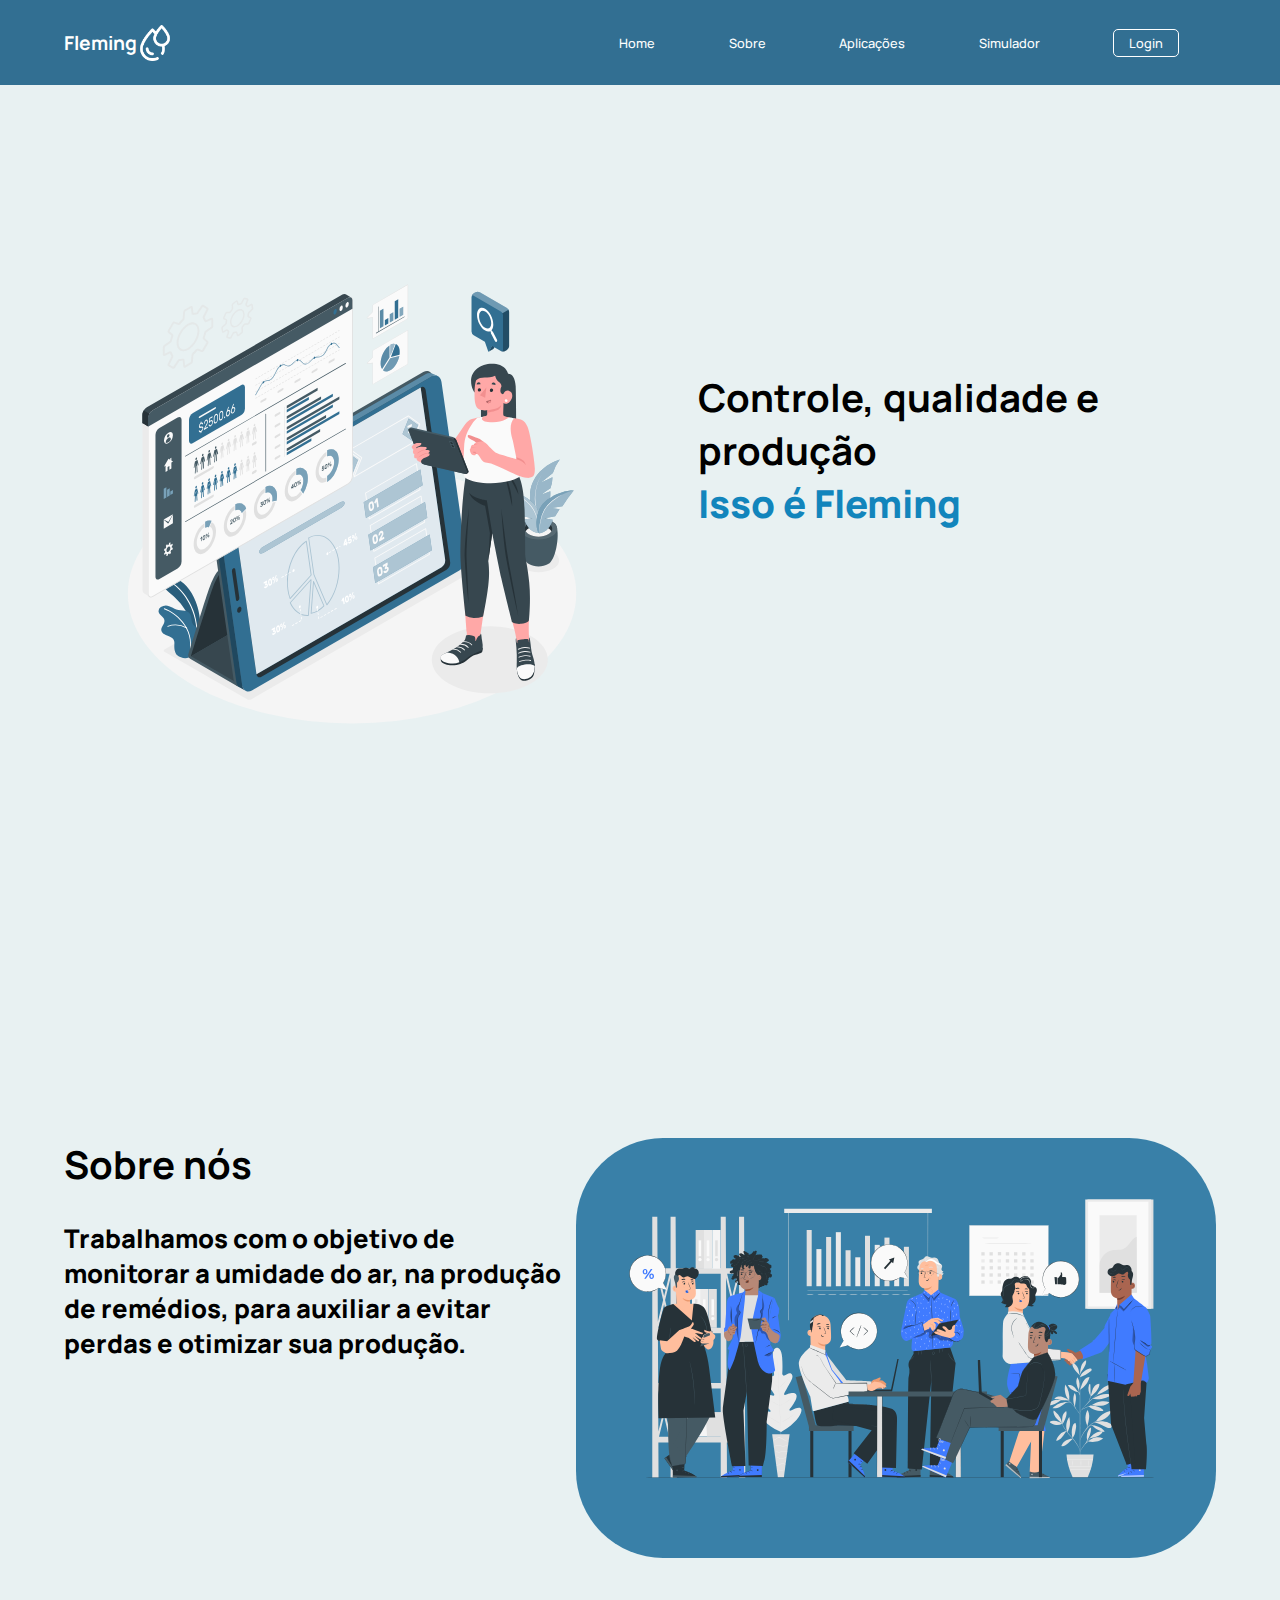
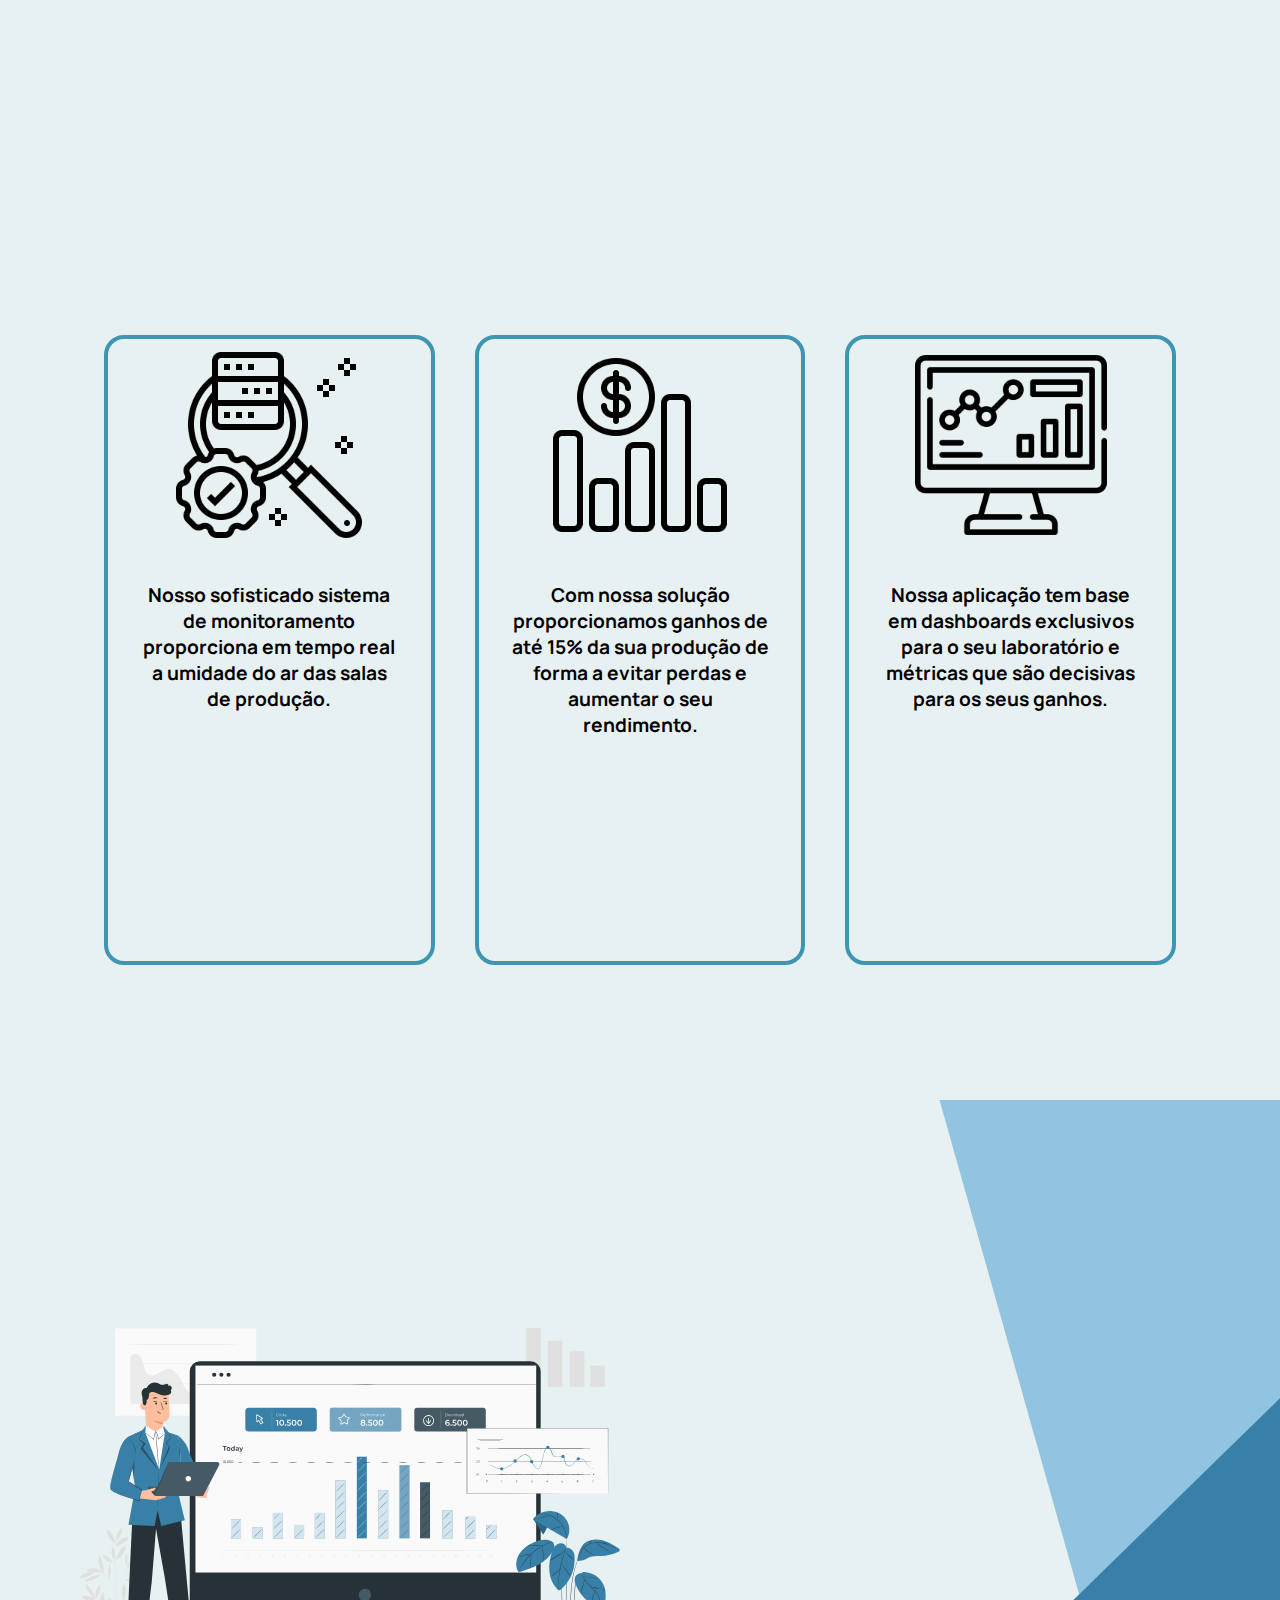
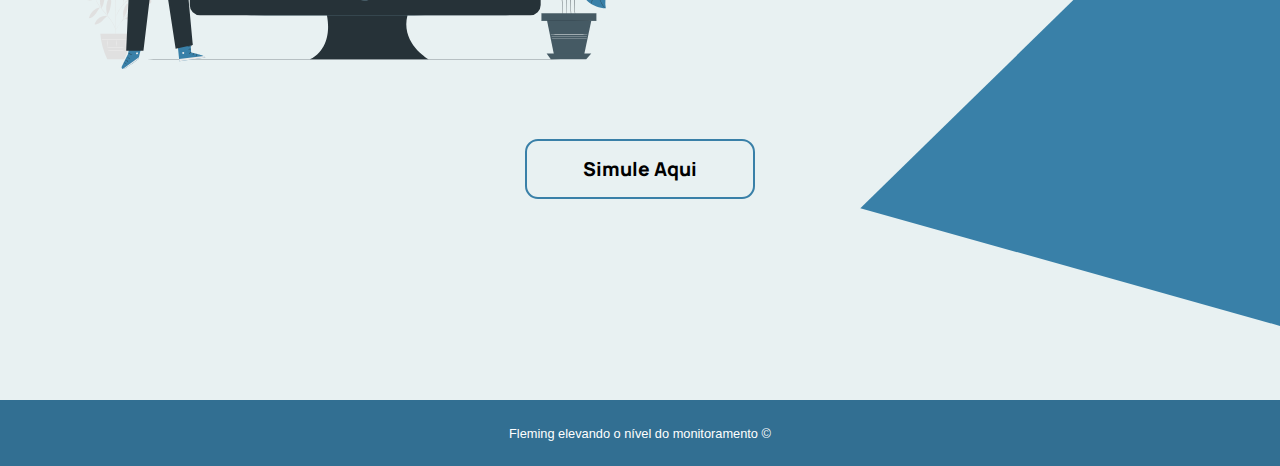
<file: index.html>
<!DOCTYPE html>
<html lang="pt-br">
  <head>
    <meta charset="UTF-8" />
    <meta http-equiv="X-UA-Compatible" content="IE=edge" />
    <meta name="viewport" content="width=device-width, initial-scale=1.0" />
    <link rel="stylesheet" href="css/style.css" />
    <link
      rel="shortcut icon"
      href="assets/Img_Icon_Logo.png"
      type="image/x-icon" />
    <title>Fleming</title>
  </head>
  <body>
    <!--NavBar-->
    <header>
      <nav class="container">
        <span class="span-logo"
          ><h1>Fleming</h1>
          <img
            class="img-logo-gota"
            src="assets/Img_Icon_Logo.png"
            alt="logoGotas"
        /></span>

        <ul class="navbar">
          <a href="#Home" class="efect2"><li>Home</li></a>
          <a href="#Sobre" class="efect2"><li>Sobre</li></a>
          <a href="#Aplicação" class="efect2"><li>Aplicações</li></a>
          <a href="#Simulador" class="efect2"><li>Simulador</li></a>
          <a href="login.html" class="efect"><li>Login</li></a>
        </ul>
      </nav>
    </header>
    <!--Home-->
    <section class="container section-container" id="Home">
      <div class="img-home">
        <img src="assets/Img_Home.svg" alt="ImagemHome" />
      </div>
      <div class="slogam-home">
        <h2>
          Controle, qualidade e produção
          <br /><span class="efect-fleming">Isso é Fleming</span>
        </h2>
      </div>
    </section>
    <!--Sobre-->
    <section class="container section-container" id="Sobre">
      <div class="container-sobre">
        <div class="container-sobre-nós">
          <h2>Sobre nós</h2>
          <p>
            Trabalhamos com o objetivo de monitorar a umidade do ar, na produção
            de remédios, para auxiliar a evitar perdas e otimizar sua produção.
          </p>
        </div>
        <div class="img-sobre">
          <img src="assets/Img_Sobre.svg" alt="ImagemRepresentativaEquipe" />
        </div>
      </div>
    </section>
    <!--Serviços-->
    <section class="container section-container" id="Aplicação">
      <!--Card1-->
      <div class="containerCard">
        <div class="card">
          <div class="imgCard">
            <img src="assets/img_card1.svg" alt="" />
          </div>
          <div class="content">
            <p>
              Nosso sofisticado sistema de monitoramento proporciona em tempo
              real a umidade do ar das salas de produção.
            </p>
          </div>
        </div>
        <!--Card2-->
        <div class="card">
          <div class="imgCard">
            <img src="assets/img_card2.svg" alt="" />
          </div>
          <div class="content">
            <p>
              Com nossa solução proporcionamos ganhos de até 15% da sua produção
              de forma a evitar perdas e aumentar o seu rendimento.
            </p>
          </div>
        </div>
        <!--Card3-->
        <div class="card">
          <div class="imgCard">
            <img src="assets/img_card3.svg" alt="" />
          </div>
          <div class="content">
            <p>
              Nossa aplicação tem base em dashboards exclusivos para o seu
              laboratório e métricas que são decisivas para os seus ganhos.
            </p>
          </div>
        </div>
      </div>
    </section>
    <!--Simulador-->
    <section class="section-container" id="Simulador">
      <div class="container">
        <div class="img-dash-board">
          <img src="assets/Img_DashBoard.svg" alt="ImagemDashBoard" />
        </div>
        <div class="container-dash-board">
          <div class="button-simule-aqui">
            <a href="simulador.html">Simule Aqui</a>
          </div>
        </div>
      </div>
    </section>
    <section class="footer">
      <div class="container">
        <span>Fleming elevando o nível do monitoramento &copy;</span>
      </div>
    </section>
  </body>
</html>
</file>
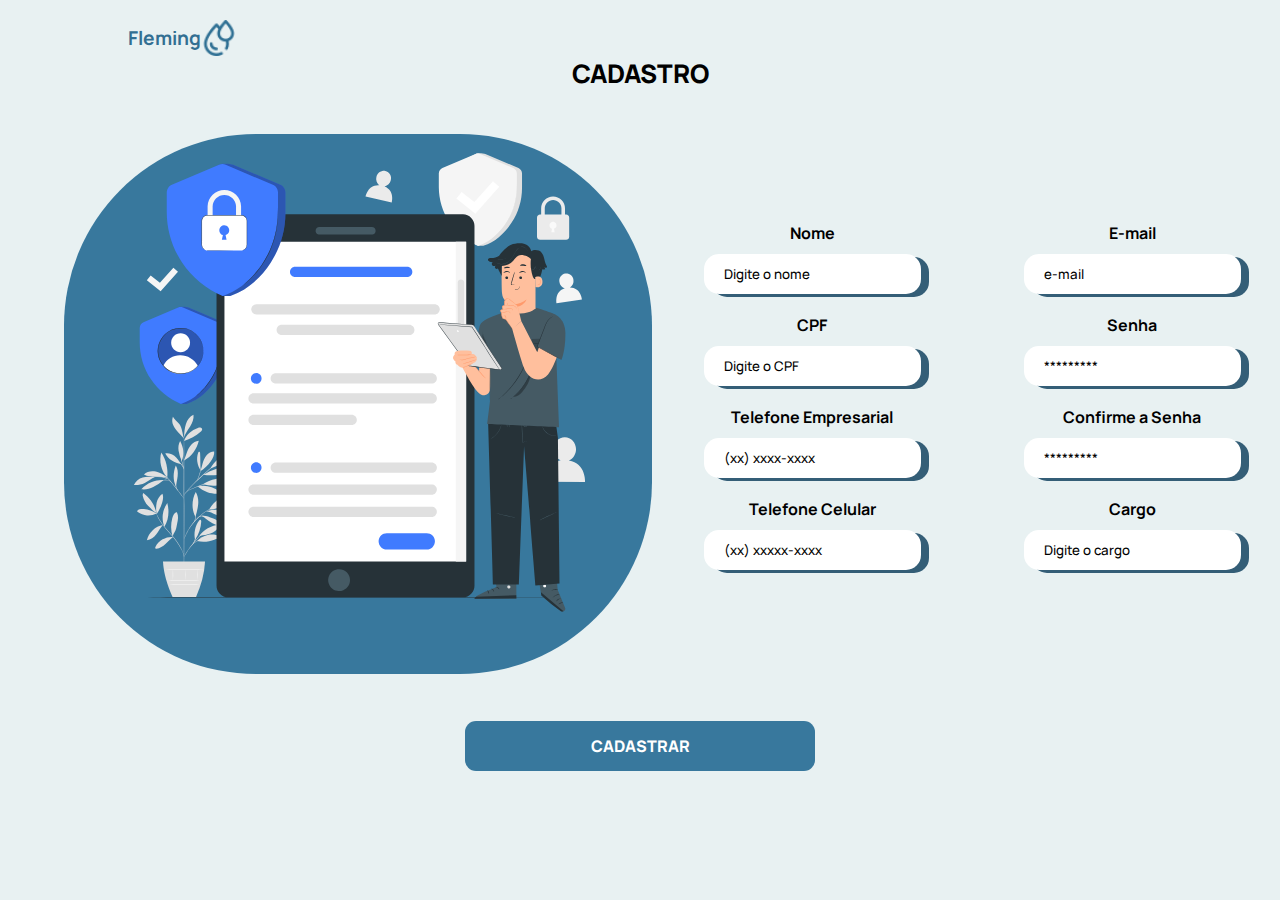
<file: cadastro.html>
<!DOCTYPE html>
<html lang="en">
  <head>
    <meta charset="UTF-8" />
    <meta http-equiv="X-UA-Compatible" content="IE=edge" />
    <meta name="viewport" content="width=device-width, initial-scale=1.0" />
    <link
      rel="shortcut icon"
      href="assets/Img_Icon_Logo.png"
      type="image/x-icon" />
    <link rel="stylesheet" href="css/loginStyle.css" />
    <link rel="stylesheet" href="css/cadastro.css" />
    <script src="script/validarCadastro.js"></script>
    <title>Cadastro</title>
  </head>
  <body>
    <section class="container">
      <div class="containerLogo">
        <span class="span-logo"
          ><a href="dashBoard.html"><h1>Fleming</h1></a>
          <img
            class="img-logo-gota"
            src="assets/Img-logo-azul.png"
            alt="logoGotas"
        /></span>
      </div>
      <div class="title"><h2>CADASTRO</h2></div>
      <div class="container2">
        <div class="imgCadastro">
          <img src="assets/Img_Cadastro.svg" alt="" />
        </div>

        <div class="containerCadastro">
          <form action="" class="containerCadastro">
            <div class="containerInput1">
            <label for="">Nome</label>
            <input type="text" id="ipt_nome" placeholder="Digite o nome" />
            <label for="">CPF</label>
            <input type="text" id="ipt_cpf" placeholder="Digite o CPF" />
            <label for="">Telefone Empresarial</label>
            <input type="tel" id="ipt_telEmpresarial" placeholder="(xx) xxxx-xxxx" />
            <label for="">Telefone Celular</label>
            <input type="tel" id="ipt_telCelular" placeholder="(xx) xxxxx-xxxx" />
          </div>
          <div class="containerInput2">
            <label for="">E-mail</label>
            <input type="email" id="ipt_email" placeholder="e-mail" />
            <label for="">Senha</label>
            <input type="password" id="ipt_senha" placeholder="*********" />
            <label for="">Confirme a Senha</label>
            <input type="password" id="ipt_senhaConfirma" placeholder="*********" />
            <label for="">Cargo</label>
            <input type="text" id="ipt_cargo" placeholder="Digite o cargo" />
          </div>
        </div>
      </div>
      <div class="container3">  
      
      <div class="buttonContinuar"  onclick="validarCadastro()" ><a href="#" id="finalizar">CADASTRAR</a></div>
      </div>
      </form>
          
    </section>
  </body>
</html>
</file>
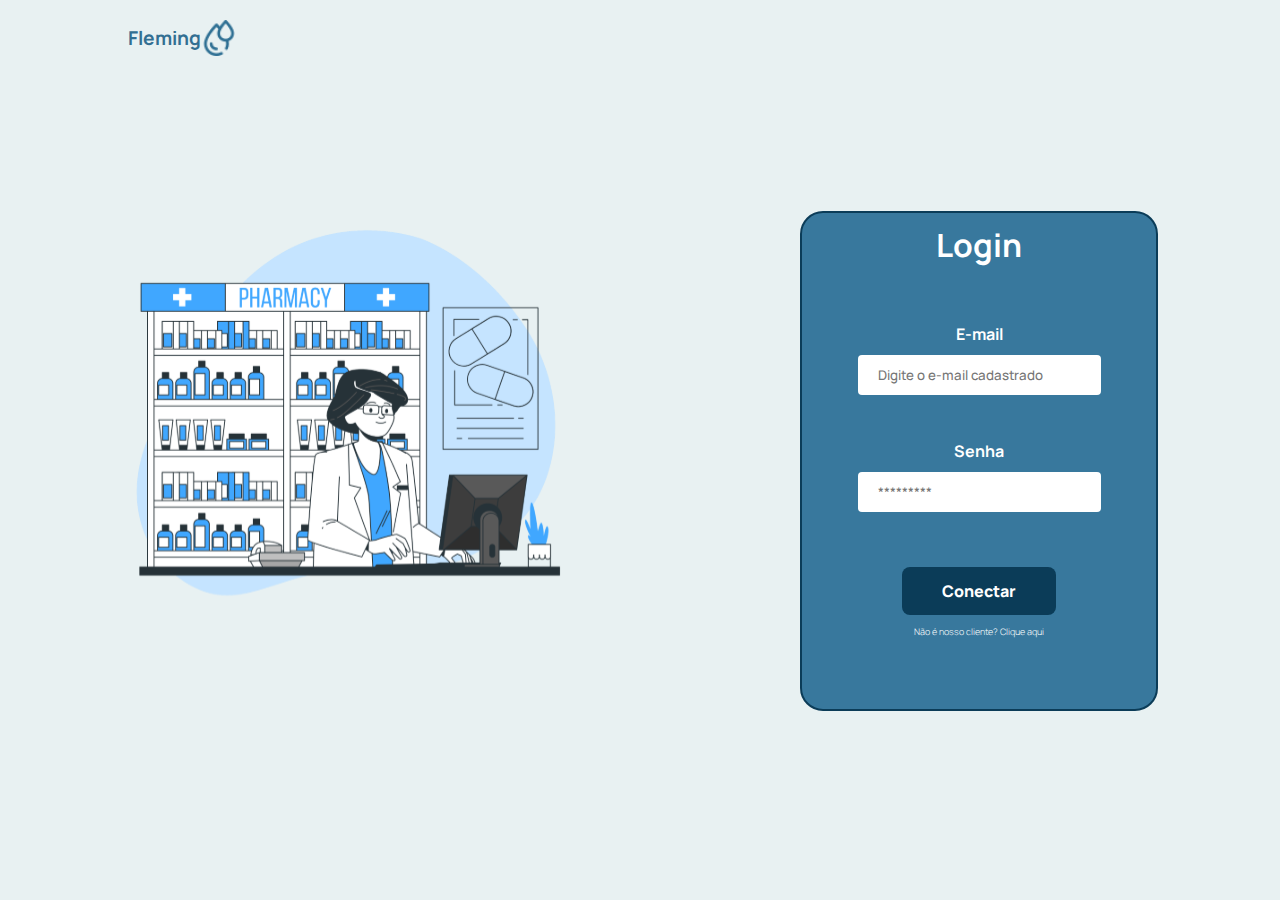
<file: login.html>
<!DOCTYPE html>
<html lang="pt-br">
  <head>
    <meta charset="UTF-8" />
    <meta http-equiv="X-UA-Compatible" content="IE=edge" />
    <meta name="viewport" content="width=device-width, initial-scale=1.0" />
   <link rel="shortcut icon" href="assets/Img_Icon_Logo.png" type="image/x-icon">
    <link rel="stylesheet" href="css/loginStyle.css" />
    <script src="script/validarLogin.js"></script>
    <script src="script/modal.js"></script>
    <title>Fleming</title>
  </head>
  <body>
    <div class="containerLogo">
      <span class="span-logo"
          ><a href="index.html"><h1>Fleming</h1></a>
          <img
            class="img-logo-gota"
            src="assets/Img-logo-azul.png"
            alt="logoGotas"
        /></span>
    </div>
    <section class="sectionLogin">
      <div class="containerLogin">
        <div class="containerImgLogin">
          <img src="assets/Img_Login.svg" alt="Imagem de Login" />
        </div>
        <div class="containerTextLogin">
          <div><h2>Login</h2></div>
          <div class="containerInput">
            <label for="">E-mail</label>
            <input placeholder="Digite o e-mail cadastrado" type="email" class="input1 " id="login"/>
            <label for="">Senha</label>
            <input type="password" placeholder="*********"  id="senha"/>
          </div>
          <div class="buttonLogin" onclick="validarLogin()"><a href="#" id="conectar">Conectar</a></div>
          <p>Não é nosso cliente?<span class="linkCadastro" onclick="acao()"><a href="#"> Clique aqui</a></span></p>
          
        </div>
        <div class="modal">
          <div onclick="fechar()" class="fechar">
            <img src="assets/Img_close.svg" alt="" />
          </div>
          <div class="containerModal">
            <div class="contatoArea">
              <span>Informe o nome para contato:</span>
              <input type="text" id="nome">
              <span>Informe o email para contato:</span>
              <input type="email" id="email">
              <span>Informe as principais duvidas para melhorar o contato:</span>
              <textarea name="" id="pergunta" cols="50" rows="6"></textarea>
              <div onclick="fechar()" class="fechar"><span>Enviar</span></div>
            </div>
          </div>
        </div>
      </div>
      </div>
        
    </section>
  </body>
</html>
</file>
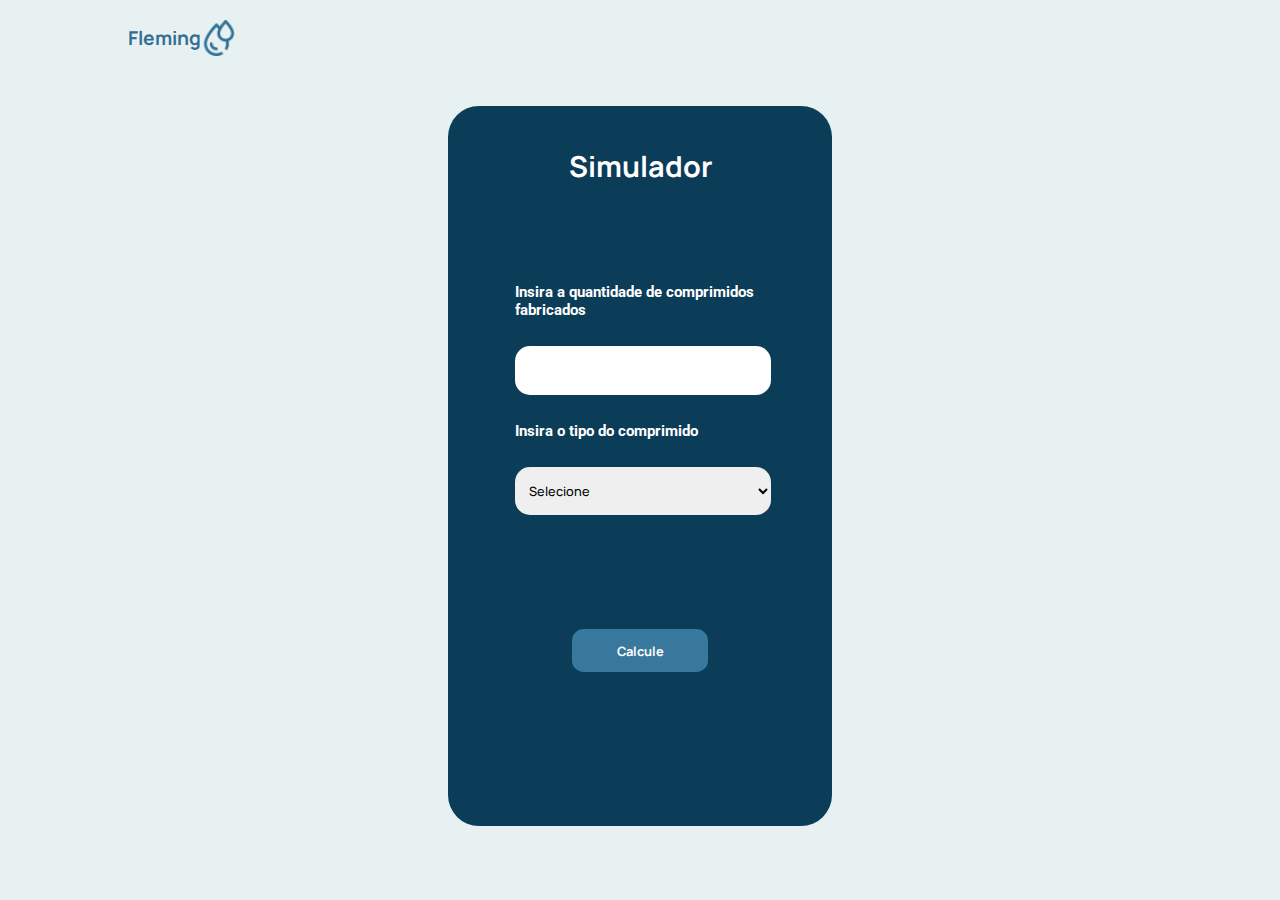
<file: simulador.html>
<!DOCTYPE html>
<html lang="en">
  <head>
    <meta charset="UTF-8" />
    <meta http-equiv="X-UA-Compatible" content="IE=edge" />
    <meta name="viewport" content="width=device-width, initial-scale=1.0" />
    <link
      rel="shortcut icon"
      href="assets/Img_Icon_Logo.png"
      type="image/x-icon" />
    <link rel="stylesheet" href="css/loginStyle.css" />
    <link rel="stylesheet" href="css/simuladorStyle.css" />
    <title>Simulador</title>
  </head>
  <body>
    <section id="primeira" class="container">
      <div class="containerLogo">
        <span class="span-logo"
          ><a href="index.html"><h1>Fleming</h1></a>
          <img
            class="img-logo-gota"
            src="assets/Img-logo-azul.png"
            alt="logoGotas"
        /></span>
      </div>
      <div class="contSimulador">
        <div class="title"><h2>Simulador</h2></div>
        <div class="contInput">
          <p>Insira a quantidade de comprimidos fabricados</p>
          <input id="quantidadeComprimidos" type="text" />
          <p>Insira o tipo do comprimido</p>
          <select name="" id="tpRemedio">
            <option value="">Selecione</option>
            <option value="Oxicodona">Oxicodona</option>
            <option value="Metadona">Metadona</option>
            <option value="Hidromorfona">Hidromorfona</option>
          </select>
        </div>
        <div class="calcButton">
          <button onclick="calc()"><a>Calcule</a></button>
        </div>
      </div>
    </section>
    <section id="segunda" class="calculadora">
      <div class="containerLogo">
        <span class="span-logo"
          ><a href="index.html"><h1>Fleming</h1></a>
          <img
            class="img-logo-gota"
            src="assets/Img-logo-azul.png"
            alt="logoGotas"
        /></span>
      </div>
      <div class="contSimulador">
        <span id="resposta"></span>
        <div class="calcButton">
          <a></a>
          <button><a href="simulador.html">Simular Novamente</a></button>
        </div>
      </div>
    </section>
  </body>
  <script>
    function calc() {
      var qtdComprimidos = Number(quantidadeComprimidos.value);
      var perdidos = qtdComprimidos * 0.15;
      var remedio = tpRemedio.value;
      var cusProducao = 0;
      var X = 0.38;
      var Y = 0.46;
      var Z = 0.67;
      var perdas = 0;

      if (qtdComprimidos == 0 || remedio == "") {
        alert("Preencha todos os campos");
      } else {
      document.getElementById("primeira").style.display = "none";
      document.getElementById("segunda").style.display = "block";

        if (remedio == "Oxicodona") {
        cusProducao = X * qtdComprimidos;
        perdas = perdidos * X;
      } else if (remedio == "Metadona") {
        cusProducao = Y * qtdComprimidos;
        perdas = perdidos * Y;
      } else if (remedio == "Hidromorfona") {
        cusProducao = Z * qtdComprimidos;
        perdas = perdidos * Z;
      }

      resposta.innerHTML = `
    Para atingir sua meta você está gastando : R$${cusProducao.toFixed(
      2
    )}</b> <br>
   <br> A quantidade de comprimidos perdidos é: ${perdidos.toFixed(0)}</b> <br>
    <br>Logo sua perda monetaria está sendo de : R$${perdas.toFixed(
      2
    )}</b><br>    
    `;

      }

    }
  </script>
</html>
</file>
<file: css/cadastro.css>
.container2{
    width: 90vw;
    height: 70vh;
    display: flex;
    margin: auto;
}
.containerCadastro{
    display: flex;
    height: 70vh;
    width: 50vw;
      
    align-items: center;
    justify-content: center;
}
.containerInput1{
    display: flex;
    flex-direction: column;
    justify-content: center;
    
    width: 30vw;
    height: 60vh;
}
.containerInput2 {
    display: flex;
    flex-direction: column;
    justify-content:center;

    width: 30vw;
    height: 60vh;    
}

.imgCadastro{
    margin: auto;
}
.imgCadastro img{
    height: 60vh;
    width: auto; 
}
.container .buttonContinuar{
    display: flex;
    font-family: 'Manrope';
    font-weight: 800;

   
    color: #ffffff;
    background-color: #38789D;
    justify-content: center;
    align-items: center;
    width: 350px;
    height: 50px;
    border-radius: 11px; 
    margin-bottom: 500px;
    margin: auto;
}
.container .buttonContinuar:hover{
  background-color: #345E77;
}
.container3 {
    margin: auto;
    display: flex;
    justify-content: space-around;
    flex-direction: row;
}
input{
    border-radius: 15px;
    border: none;
    height: 40px;
    width: auto;
    box-shadow: 8px 3px #345E77;
    margin-bottom: 20px;
   
    align-self: center;
}

input{
    outline: unset;
    border: none;
    padding: 0px 20px;
}

.title h2{
    font-family: 'Manrope';
    font-weight: 800;
    font-size: 2vw;
    text-align:center;
   
}

input:focus{
    background-color:#9cc7e0;
    transition: 1s;}
::placeholder{
    font-family: 'Manrope';
    font-weight: 500;
    color: #000;  
}
label{
    text-align:  center;
    
    color: #000;
}
</file>
<file: css/simuladorStyle.css>
@import url('https://fonts.googleapis.com/css2?family=Roboto:wght@500;700&display=swap');

.container {
    display: block;
}

.contSimulador {
    display: flex;
    background-color: #0B3C58;
    width: 30vw;
    height: 80vh;

    margin: auto;
    justify-self: center;
    flex-direction: column;
    padding: 40px;
    margin-top: 50px;
    border-radius: 31px;
}

.contSimulador .title {
    align-self: center;
    justify-self: center;

    font-family: 'Manrope';
    color: #fff;
    font-weight: 800;
    font-size: 1.5vw;
}

.contSimulador .contInput {
    width: auto;
    height: auto;
    margin-top: 70px;
    outline: unset;
    border: none;


}

.contSimulador .contInput p {
    padding: 27px;
    font-family: 'Roboto';
    font-style: normal;
    font-weight: 700;
    font-size: 1.2vw;


}

.contSimulador .contInput select,
input {
    margin-left: 27px;
    outline: unset;
    overflow: hidden;

    border: none;
    border-radius: 15px;
    border: none;
    width: 20vw;
    height: 5.4vh;

    font-family: 'Manrope';
    font-weight: 500;
    font-size: 1vw;
    padding: 0px 10px;
    color: #000;


}

.contSimulador .calcButton {
    margin: auto;
}

.contSimulador .calcButton button {
    padding: 1vw 3.5vw;
    outline: unset;
    border: none;
    background-color: #38789D;
    border-radius: 11.6px;

    font-family: 'Manrope';
    color: #fff;
    font-weight: 700;
    font-size: 1vw;
}

input:focus {
    background-color: #9cc7e0;
    transition: 1s;
}

select:focus {
    background-color: #9cc7e0;
    transition: 1s;
}

option {
    background-color: #fff;
}


::placeholder {
    font-family: 'Manrope';
    font-weight: 500;
    color: #000;
}

.calculadora {
    display: none;
}


#resposta {
    font-family: 'Roboto';

    font-weight: 700;
    font-size: 1.5vw;
    color: #fff;
    padding: 20px;
    margin: auto;


}
</file>
<file: css/style.css>
/*Importando o tipo de font das Letras*/
@import url('https://fonts.googleapis.com/css2?family=Manrope:wght@500;700;800&display=swap');
/*Resetando Padrões*/
* {
    margin: 0;
    padding: 0;
    list-style: none;
    text-decoration: none;
    box-sizing: border-box;
    color: inherit;
}
body{
    background-color: #E8F1F2;
}
.container {
    width: 90%;
    margin: auto;
}
html {
    scroll-behavior: smooth;
}
::-webkit-scrollbar {
    width: 3px;

}

::-webkit-scrollbar-thumb {
    visibility: 3px;
}

::-webkit-scrollbar-thumb {
    background-color:#3980A8;
    height: 3px;
}
/*Header*/
header{
    display: flex;
    width: 100%;
    height: 85px;
    background-color: #326F92;
    color: #FFFFFF;
    position: fixed;
    z-index: 10;
    
}
 nav{
    display: flex;
    justify-content: space-between; 
    align-items: center;
    
}

nav h1{
    font-family: 'Manrope', sans-serif;
    font-weight: 700;
    font-size: 1.5vw;
    
}
.navbar{
    display: flex;
    justify-content: space-around;
    align-items: center;
    width: 55%;
  
    font-family: 'Manrope', sans-serif;
    font-weight: 500;
    font-size: 1vw;
}
/*efeitos botões da NAVBAR*/
.efect{
    border: solid 1px #FFFFFF;
    border-radius: 5px;
    padding: 4px 15px;
}
.efect:hover{
   background-color: #FFFFFF;
    color: #326F92;
    transition: 0.5s;
}
/*efeito da borda abaixo dos links*/
 .efect2{
    position: relative;
}
.efect2::after{
    content: " ";
    width: 0%;
    height: 1px;
    background-color: #FFFFFF;
    position: absolute;
    bottom: 0;
    left: 0;
    transition: 0.5s ease-in-out;
}
.efect2:hover::after{
    width: 100%;
}

/*Configurando icone da logo*/
.span-logo{
    display: flex;
    align-items: center;
    width: auto; 
}
.img-logo-gota{
   width: auto;
   height: 4vh;
}
/*Home*/
.section-container{
    height:100vh;
    display: flex;
    justify-content: space-around;
    align-items: center;
}

.img-home{
    width: 40%;
    height: 40%;
}
h2{
    font-family: 'Manrope', sans-serif;
    font-weight: 700;
    font-size: 3vw;
    
}
.slogam-home{
    height: auto;
    width: 40%;
}
.efect-fleming{
    font-family: 'Manrope', sans-serif;
    font-weight: 800;
    color: #1285BC;
}
/*Sobre*/
.container-sobre{
    display: flex;
    justify-content: center;
  
}
 .container-sobre-nós p{
    font-family: 'Manrope',sans-serif;
    font-weight: 800;
    font-size: 2vw;
    margin-top: 30px; 
}
.img-sobre img{
   height: auto;
   width: 50vw;
}
/*Aplicação*/
 .containerCard{
    width: 100%;
    padding: 20px;
    display: flex;
    align-items: center;
    justify-content: center;
 }
 .containerCard .card{
    padding: 10px;
    width: 30vw;
    height: 70vh;
    margin: 20px;
    border: rgba(3, 119, 155, 0.74) 4px solid;
    border-radius: 20px;
 }
 .containerCard .card{
    transition: 1s;
    text-align: center;
    color: black;
 }
 .containerCard .card .imgCard{
    width: auto;
    height: 213px;
 }
 .containerCard .card .imgCard img{
    width: auto;
    height: 90%;
    transition: 1s;
 }
 .containerCard .card .content{
    padding: 20px;
    text-align:center;
    
    font-family: 'Manrope', sans-serif;
        font-weight: 700;
        font-size: 1.5vw;
 }
 .containerCard .card:hover{
    background: rgba(3, 119, 155, 0.74);
    color: #FFFFFF;
    margin-top: -10px;
    transition: 0.6s;
   
    
 }
 .containerCard .card:hover img {
     filter: invert(1);
    transition: 0.6s;
   
   
     
 }
/*Simulador*/
#Simulador{
    background-image: url(assets_img/Img-Fundo-DashBoard.svg);
    background-size: cover;
    height: 100vh;
}
.img-dash-board img{
    height: auto;
    width: 45vw;
}
.button-simule-aqui{
    display: flex;
    width: 20%;
    height: 60px;

    font-family: 'Manrope', sans-serif;
    font-weight: 800;
    font-size: 1.5vw;

    justify-content: center;
    align-items: center;
    
    margin-top: 50px;

    border: solid 2px #3980A8;
    border-radius: 13px;
}
.button-simule-aqui:hover{
    background-color: #3980A8;
    color: #FFFFFF;
    transition: 1s;
}
.container-dash-board{
    display: flex;
    justify-content: center;
}
/*Footer*/
.footer .container{
    width: 100%;
    margin: auto;
    background-color: #326F92;
    padding: 2%;
}
.footer .container span{
    font-family: Arial, Helvetica, sans-serif;
    color: white;
    font-size: 1vw;
    display: flex;
    align-items: column;
    justify-content: center;
}
</file>
<file: css/loginStyle.css>
/*Importando o tipo de font das Letras*/
@import url('https://fonts.googleapis.com/css2?family=Manrope:wght@500;700;800&display=swap');

/*Resetando Padrões*/
* {
    margin: 0;
    padding: 0;
    list-style: none;
    text-decoration: none;
    box-sizing: border-box;
    color: inherit;
}

body {
    background-color: #E8F1F2;
}

.sectionLogin{
    display: flex;
    width: 90%;
    height: 90vh;
    margin: auto;
    justify-content: center;
    align-items: center;
}

.containerLogin{
    display: flex;
    width: 90%;
    height: auto;
   justify-content: space-between;
    
}
.containerImgLogin{
    width: auto;
}
.containerImgLogin img{
    height: auto;
    width: 35vw;
}

.containerTextLogin{
    display: flex;
    width: 28vw;
    height: 500px;
    
    background-color: #38789D;
    border-radius: 23px;
    align-items: center;
   
    flex-direction: column;
    border: #0B3C58 2px solid;
}
.containerTextLogin h2{
    font-family: 'Manrope';
    font-weight: 700;
    font-size: 2rem;
    margin-top: 10px;
    
        color: #FFFFFF;
}
/*Inputs*/
.containerInput{

    display: flex;
    flex-direction: column;
    justify-content: center;
    align-items: center;
    width: 416px;
    height: 300px;
    
}
.containerInput input{
    outline: unset;
    border: none;

    width: 19vw;
    height: 38px;
    border-radius: 4px;
    padding: 20px;

    font-family: 'Manrope';
    font-weight: 500;
    color: #0B3C58;
    
}
.containerInput input:focus{
    background-color: #E8F1F2;
}
label{
    font-family: 'Manrope';
    font-weight: 700;
    color: #FFFFFF;

    margin-bottom: 10px;
}
.containerInput .input1{
    margin-bottom: 45px;
}
.buttonLogin{
    display: flex;

    font-family: 'Manrope';
    font-weight: 800;
    color: #FFFFFF;

    width: 12vw;
    height: 48px;

    background-color:#0B3C58;
    justify-content: center;
    align-items: center;
    border-radius: 8px;

    margin-bottom: 10px;
}

.buttonLogin:hover{
    background-color:#345E77;
    transition: 1s;
    
}
.containerLogo{
    width: 80%;
    margin: auto;
}
.span-logo {
    display: flex;
    align-items: center;
    margin-top: 20px; 
}
.span-logo .img-logo-gota{
    width: auto;
    height: 4vh;
}

h1 {
    font-family: 'Manrope', sans-serif;
    font-weight: 700;
    font-size: 1.5vw;
    color: #326F92;
}

.cadastro {
    font-family: 'Manrope', sans-serif;
    font-weight: 500;
    font-size: 0.99vw;
    color: #E8F1F2;
}
p{
    font-family: 'Manrope', sans-serif;
    font-weight: 300;
    font-size: 0.70vw;
    color: #FFFFFF;
}
.linkCadastro:hover{
    color:aqua;
}
/*Modal area*/
.modal {

    width: 50vw;
    height: 60vh;
    background-color: #cde2e2;
    position: absolute;
    top: 50%;
    left: 50%;
    transform: translate(-50%, -50%);
    display: none;
    animation: animate;
    animation-duration: 800ms;
    border: solid 2px #0B3C58;
    border-radius: 8px;
    
}
.containerModal{
    width: 50vw;
    height: 50vh;
    display: flex;
    justify-content: center;
    
    
}

.containerModal .contatoArea{
    display: flex;
    justify-content: center;
    align-items: center;
    width: auto;
    height: auto;
    flex-direction: column;
    justify-content: space-around;
    
}
.containerModal .contatoArea span {
    color: #0B3C58;
    display: flex;
    font-size: 3ch;
    height: 3ch;
   
}
.containerModal .contatoArea input{
    height: 2vw;
    width: 30vh;
    text-align: center;
}

@keyframes animate {
    
    from {
        opacity: 1;
    }

    from {
        opacity: 0;
    }
}


.fechar {

    width: auto;
    height: 10vh;
    float: right;
    cursor: pointer;
    padding: 10px;
}
.fechar img{
    width: auto;
    height: 2.5vh;
}
</file>
